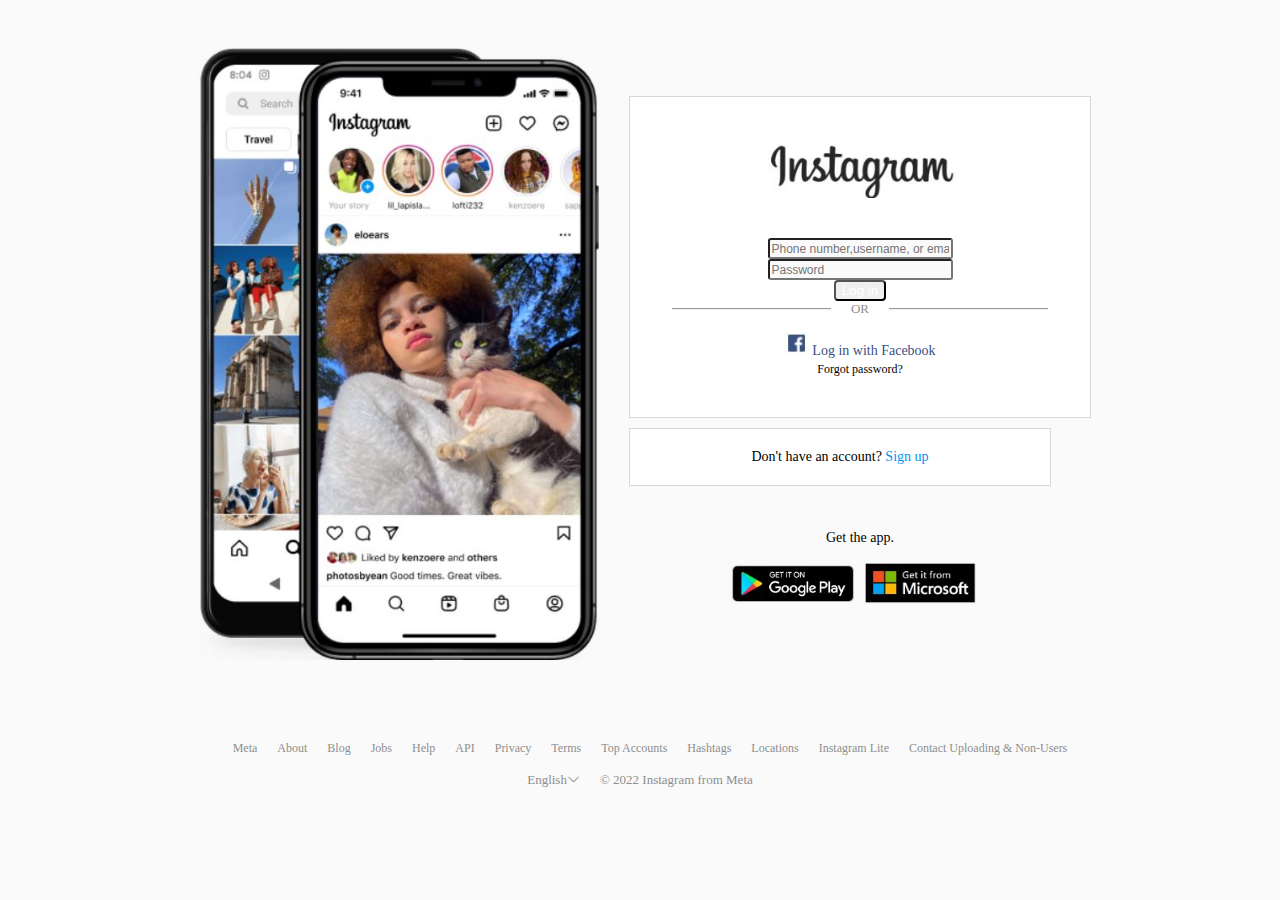
<file: index.html>
<!DOCTYPE html>
<html lang="en-in">
<head>
    <title>Instagram</title>
    <meta charset="UTF-8">
    <meta http-equiv="X-UA-Compatible" content="IE=edge">
    <meta name="viewport" content="width=device-width, initial-scale=1.0">
    <meta name="keywords" content="bootstrap">
    <meta name="description" content="">
    <link rel="icon" href="./public/images/favicon.ico">
    <link href="https://cdn.jsdelivr.net/npm/bootstrap@5.3.0-alpha3/dist/css/bootstrap.min.css" rel="stylesheet" integrity="sha384-KK94CHFLLe+nY2dmCWGMq91rCGa5gtU4mk92HdvYe+M/SXH301p5ILy+dN9+nJOZ" crossorigin="anonymous">
    <link rel="stylesheet" href="https://cdn.jsdelivr.net/npm/bootstrap-icons@1.10.4/font/bootstrap-icons.css">
    <link rel="stylesheet" href="./src/style.css">
</head>
<body>
    <section>
        <main class="login-page">
            <div class="banner-section">
                <img src="./public/images/instagram_banner.JPG" alt="instagram banner">
            </div>
            <div class="form-section">
                <div class="login-form">
                    <form>
                        <a href="./index.html"><img src="./public/images/logo-text.JPG" alt="logo text" class="logo-image"></a>
                        <div class="mb-2">
                            <input type="email" name="Email" placeholder="Phone number,username, or email" class="form-control">
                        </div>
                        <div class="mb-3">
                            <input type="password" name="Password" placeholder="Password" class="form-control">
                        </div>
                        <div class="mb-3">
                            <button type="submit" class="btn btn-info w-100">Log in</button>
                        </div>
                        <div class="mb-3">
                            <fieldset class="border">
                                <legend class="float-none w-auto">OR</legend>
                            </fieldset>
                        </div>
                        <div class="mb-2 fb-login">
                            <a href="#"><img src="./public/images/fb.JPG" alt="facebook icon">Log in with Facebook</a>
                        </div>
                        <div class="password">
                            <a href="./public/password_reset.html">Forgot password?</a>
                        </div>
                    </form>
                </div>
                <div class="sign-up">
                    <p>Don't have an account? <a href="./public/register.html">Sign up</a></p>
                </div>
                <div class="bottom-row">
                    <p>Get the app.</p>
                    <a href="#"><img src="./public/images/android.JPG" alt="google play"></a>
                    <a href="#"><img src="./public/images/microsoft.JPG" alt="microsoft"></a>
                </div>
            </div>
        </main>
    </section>
    <footer>
        <div class="footer">
            <ul>
                <li><a href="#">Meta</a></li>
                <li><a href="#">About</a></li>
                <li><a href="#">Blog</a></li>
                <li><a href="#">Jobs</a></li>
                <li><a href="#">Help</a></li>
                <li><a href="#">API</a></li>
                <li><a href="#">Privacy</a></li>
                <li><a href="#">Terms</a></li>
                <li><a href="#">Top Accounts</a></li>
                <li><a href="#">Hashtags</a></li>
                <li><a href="#">Locations</a></li>
                <li><a href="#">Instagram Lite</a></li>
                <li><a href="#">Contact Uploading & Non-Users</a></li>
            </ul>
            <p><span class="lang">English<span class="bi bi-chevron-down"></span></span>© 2022 Instagram from Meta</p>
        </div>
    </footer>
    <script src="https://cdn.jsdelivr.net/npm/bootstrap@5.3.0-alpha3/dist/js/bootstrap.bundle.min.js" integrity="sha384-ENjdO4Dr2bkBIFxQpeoTz1HIcje39Wm4jDKdf19U8gI4ddQ3GYNS7NTKfAdVQSZe" crossorigin="anonymous"></script>
</body>
</html>
</file>
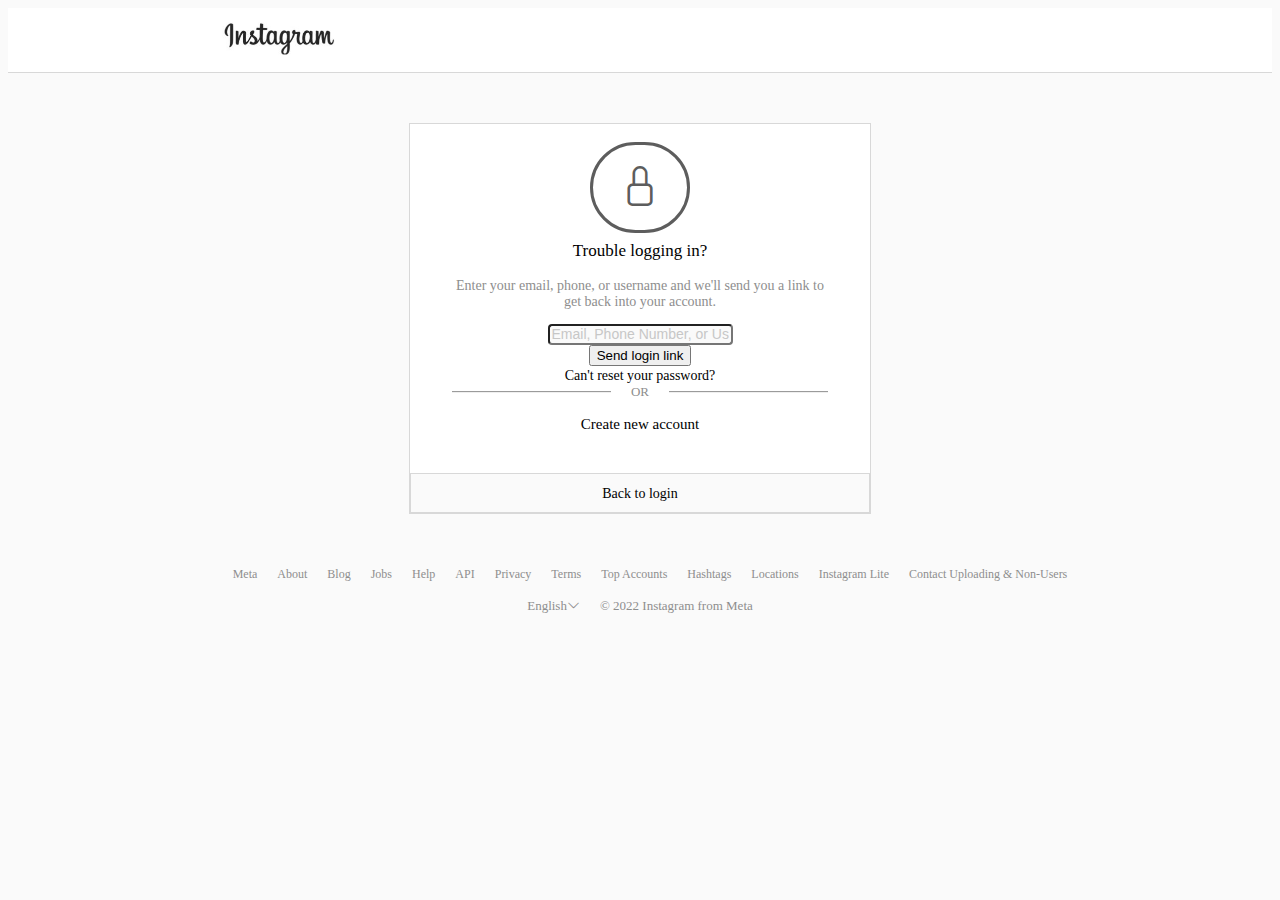
<file: public/password_reset.html>
<!DOCTYPE html>
<html lang="en-in">
<head>
    <title>Reset Password - Instagram</title>
    <meta charset="UTF-8">
    <meta http-equiv="X-UA-Compatible" content="IE=edge">
    <meta name="viewport" content="width=device-width, initial-scale=1.0">
    <meta name="keywords" content="">
    <meta name="description" content="">
    <link rel="icon" href="../public/images/favicon.ico">
    <link href="https://cdn.jsdelivr.net/npm/bootstrap@5.3.0-alpha3/dist/css/bootstrap.min.css" rel="stylesheet" integrity="sha384-KK94CHFLLe+nY2dmCWGMq91rCGa5gtU4mk92HdvYe+M/SXH301p5ILy+dN9+nJOZ" crossorigin="anonymous">
    <link rel="stylesheet" href="https://cdn.jsdelivr.net/npm/bootstrap-icons@1.10.4/font/bootstrap-icons.css">
    <link rel="stylesheet" href="../src/style.css">
</head>
<body>
    <header>
        <div class="header-logo">
            <a href="../index.html"><img src="./images/logo-text.JPG" alt="Logo image"></a>
        </div>
        
    </header>
    <section class="password-page">
        <main>
            <div class="password_reset">
                <span class="bi bi-lock"></span>
                <h3>Trouble logging in?</h3>
                <p>Enter your email, phone, or username and we'll send you a link to get back into your account.</p>
                <form>
                    <div class="mb-3">
                        <input type="email" name="Email" placeholder="Email, Phone Number, or Username" class="form-control">
                    </div>
                    <div class="mb-3">
                        <button class="btn btn-primary w-100 btn-sm">Send login link</button>
                    </div>
                    <div>
                        <a href="#">Can't reset your password?</a>
                    </div>
                    <div>
                        <fieldset class="border">
                            <legend class="float-none w-auto p-3">OR</legend>
                        </fieldset>
                    </div>
                    <div class="account">
                        <a href="./register.html">Create new account</a>
                    </div>
                </form>
            </div>
            <div class="back_login">
                <a href="../index.html">Back to login</a>
            </div>
        </main>
    </section>
    <footer>
        <div class="footer">
            <ul>
                <li><a href="#">Meta</a></li>
                <li><a href="#">About</a></li>
                <li><a href="#">Blog</a></li>
                <li><a href="#">Jobs</a></li>
                <li><a href="#">Help</a></li>
                <li><a href="#">API</a></li>
                <li><a href="#">Privacy</a></li>
                <li><a href="#">Terms</a></li>
                <li><a href="#">Top Accounts</a></li>
                <li><a href="#">Hashtags</a></li>
                <li><a href="#">Locations</a></li>
                <li><a href="#">Instagram Lite</a></li>
                <li><a href="#">Contact Uploading & Non-Users</a></li>
            </ul>
            <p><span class="lang">English<span class="bi bi-chevron-down"></span></span>© 2022 Instagram from Meta</p>
        </div>
    </footer>
    <script src="https://cdn.jsdelivr.net/npm/bootstrap@5.3.0-alpha3/dist/js/bootstrap.bundle.min.js" integrity="sha384-ENjdO4Dr2bkBIFxQpeoTz1HIcje39Wm4jDKdf19U8gI4ddQ3GYNS7NTKfAdVQSZe" crossorigin="anonymous"></script>
</body>
</html>
</file>
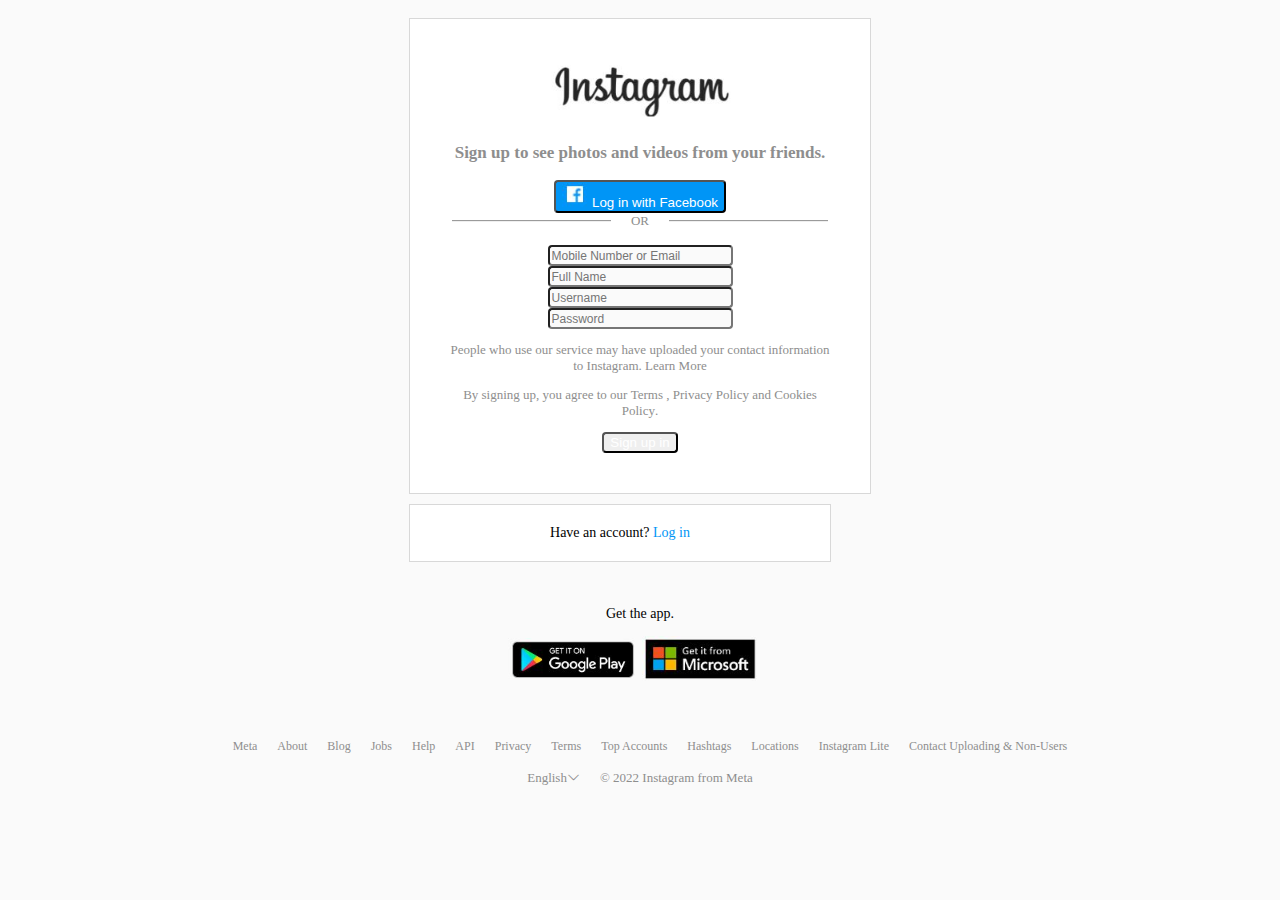
<file: public/register.html>
<!DOCTYPE html>
<html lang="en-in">
<head>
    <title>Sign up - Instagram</title>
    <meta charset="UTF-8">
    <meta http-equiv="X-UA-Compatible" content="IE=edge">
    <meta name="viewport" content="width=device-width, initial-scale=1.0">
    <meta name="keywords" content="">
    <meta name="description" content="">
    <link rel="icon" href="../public/images/favicon.ico">
    <link href="https://cdn.jsdelivr.net/npm/bootstrap@5.3.0-alpha3/dist/css/bootstrap.min.css" rel="stylesheet" integrity="sha384-KK94CHFLLe+nY2dmCWGMq91rCGa5gtU4mk92HdvYe+M/SXH301p5ILy+dN9+nJOZ" crossorigin="anonymous">
    <link rel="stylesheet" href="https://cdn.jsdelivr.net/npm/bootstrap-icons@1.10.4/font/bootstrap-icons.css">
    <link rel="stylesheet" href="../src/style.css">
</head>
<body>
    <section class="signup-page">
        <main>
            <div class="signup-form">
                <form>
                    <img src="../public/images/logo-text.JPG" alt="logo text" class="logo-image">
                    <p class="signup-description">Sign up to see photos and videos from your friends.</p>
                    <button class="btn btn-sm w-100 signup-button mb-3"><img src="./images/fb-white.JPG">Log in with Facebook</button>
                    <div class="mb-3">
                        <fieldset class="border">
                            <legend class="float-none w-auto">OR</legend>
                        </fieldset>
                    </div>
                    <div class="mb-2">
                        <input type="email" name="Email" placeholder="Mobile Number or Email" class="form-control">
                    </div>
                    <div class="mb-2">
                        <input type="text" name="Fullname" placeholder="Full Name" class="form-control">
                    </div>
                    <div class="mb-2">
                        <input type="text" name="Username" placeholder="Username" class="form-control">
                    </div>
                    <div class="mb-3">
                        <input type="password" name="Password" placeholder="Password" class="form-control">
                    </div>
                    <div>
                        <p>People who use our service may have uploaded your contact information to Instagram. <a href="#">Learn More</a></p>
                        <p>By signing up, you agree to our <a href="#">Terms , Privacy Policy</a> and <a href="#">Cookies Policy</a>.</p>
                    </div>
                    <div class="mb-3">
                    <button type="submit" class="btn btn-info w-100">Sign up in</button>
                    </div>
                </form>
            </div>
            <div class="sign-up">
                <p>Have an account? <a href="../index.html">Log in</a></p>
            </div>
            <div class="bottom-row">
                <p>Get the app.</p>
                <a href="#"><img src="../public/images/android.JPG" alt="google play"></a>
                <a href="#"><img src="../public/images/microsoft.JPG" alt="microsoft"></a>
            </div>
        </main>
    </section>
    <footer>
        <div class="footer">
            <ul>
                <li><a href="#">Meta</a></li>
                <li><a href="#">About</a></li>
                <li><a href="#">Blog</a></li>
                <li><a href="#">Jobs</a></li>
                <li><a href="#">Help</a></li>
                <li><a href="#">API</a></li>
                <li><a href="#">Privacy</a></li>
                <li><a href="#">Terms</a></li>
                <li><a href="#">Top Accounts</a></li>
                <li><a href="#">Hashtags</a></li>
                <li><a href="#">Locations</a></li>
                <li><a href="#">Instagram Lite</a></li>
                <li><a href="#">Contact Uploading & Non-Users</a></li>
            </ul>
            <p><span class="lang">English<span class="bi bi-chevron-down"></span></span>© 2022 Instagram from Meta</p>
        </div>
    </footer>
    <script src="https://cdn.jsdelivr.net/npm/bootstrap@5.3.0-alpha3/dist/js/bootstrap.bundle.min.js" integrity="sha384-ENjdO4Dr2bkBIFxQpeoTz1HIcje39Wm4jDKdf19U8gI4ddQ3GYNS7NTKfAdVQSZe" crossorigin="anonymous"></script>
</body>
</html>
</file>
<file: src/style.css>
body
{
    background-color:#FAFAFA;
}
header
{
    background-color: #ffffff;
    border-bottom: 1px solid #d8d8d8;
    padding:10px;
}
.header-logo img
{
    width:120px;
    margin-left:200px;
}
.login-page
{
    display: flex;
    justify-content: center;
    align-items: center;
    height:700px;
}
.banner-section img
{
    width:420px;
    margin:10px;
}
.login-form
{
    background-color: #ffffff;
    padding:40px;
    margin:10px;
    border:1px solid #d8d8d8;
    width:380px;
    text-align: center;
}
.login-form .logo-image 
{
    width:200px;
    margin-bottom: 30px;
}
.login-form input
{
    background-color: #FAFAFA;
    border-radius: 3px;
}
.login-form input::placeholder
{
    font-size:12px;
}
.login-form button
{
    border-radius: 4px;
    color:#ffffff;
    font-weight: 500;
}
.login-form button:hover
{
    color:#ffffff;
}
.login-form legend
{
    text-align: center;
    padding:0px 20px;
    font-size:13px;
    color:#8e8e8e;
    font-weight: 500;
}
.border
{
    border-left:none !important;
    border-right: none !important;
    border-bottom: none !important;
}
.fb-login img
{
    width:25px;
    margin-right: 3px;;
}
.fb-login a
{
    color:#385185;
    text-decoration: none;
    font-size:14px;
    font-weight: 500;
}
.password a
{
    text-decoration: none;
    color:#000000;
    font-size:12px;
}
.sign-up
{
    background-color: #ffffff;
    padding:20px;
    margin:10px;
    border:1px solid #d8d8d8;
    width:380px;
    text-align: center;
}
.login-page .sign-up p
{
    margin:0px;
    font-size:14px;
}
.login-page .sign-up a
{
    text-decoration: none;
    color:#0095f6;
    font-weight: 500;
}
.bottom-row
{
    text-align: center;
    padding:20px 50px;
}
.bottom-row p
{
    font-size:14px;
}
.bottom-row img
{
    width:130px;
}
.footer
{
    margin:30px 0px;
}
.footer ul
{
    list-style: none;
    display: flex;
    justify-content: center;
}
.footer li
{
    margin-right: 20px;
}
.footer a
{
    color: #8e8e8e;
    text-decoration: none;
    font-size:12px;
}
.footer p
{
   color: #8e8e8e;
   font-size:13px;
   text-align: center; 
}
.footer .lang
{
    margin-right:20px;
}
.signup-page
{
    display: flex;
    justify-content: center;
}
.signup-form
{
    background-color: #ffffff;
    padding:40px;
    margin:10px;
    border:1px solid #d8d8d8;
    width:380px;
    text-align: center;
}
.signup-form img
{
    width:190px;
}
.signup-form .signup-description
{
    font-weight: 600;
    color: #8e8e8e;
    font-size:17px;
}
.signup-button
{
    background-color: #0095F6;
    color:#ffffff;
    border-radius:4px;
    font-weight: 500;
}
.signup-button img
{
    width:25px;
    margin-right:5px;
}
.signup-form input
{
    background-color: #FAFAFA;
    border-radius: 4px;
}
.signup-form input::placeholder
{
    font-size:12px;
}
.signup-form legend
{
    text-align: center;
    padding:0px 20px;
    font-size:13px;
    color:#8e8e8e;
    font-weight: 500;
}
.signup-form p
{
    color: #8e8e8e;
    font-size:13px;
    text-align: center;
}
.signup-form a
{
    text-decoration: none;
    font-weight: 500;
    color:#8e8e8e;
}
.signup-form button
{
    border-radius: 4px;
    color:#ffffff;
    font-weight: 500;
}
.signup-form button:hover
{
    border-radius: 4px;
    color:#ffffff;
    font-weight: 500;
}
.signup-page .sign-up a
{
    text-decoration: none;
    color:#0095f6;
    font-weight: normal;
}
.signup-page .sign-up p
{
    margin:0px;
    font-size:14px;
}
.password-page
{
    display: flex;
    justify-content: center;
    align-items: center;
    margin: 50px 0px;
}
.password_reset
{
    background-color: #ffffff;
    padding:40px;
    border:1px solid #d8d8d8;
    width:380px;
    text-align: center;
}
.password_reset span
{
    font-size:40px;
    border:3px solid #5D5D5D;
    color:#5D5D5D;
    border-radius: 200px;
    padding:20px 27px;
}
.password_reset h3
{
    font-size:17px;
    font-weight: 500;
    margin-top: 30px;
}
.password_reset p
{
    color: #8e8e8e;
    font-size:14px;
}
.password_reset input
{
    background-color: #FAFAFA;
    border-radius: 4px;
}
.password_reset input::placeholder
{
    font-size:14px;
    font-weight: 500;
    color: #c7c7c7;
}
.password_reset button
{
    font-weight: 500;
}
.password_reset a
{
    text-decoration: none;
    color:#000000;
    font-size:14px;
    text-align: center;
}
.password_reset legend
{
    text-align: center;
    padding:0px 20px;
    font-size:13px;
    color:#8e8e8e;
    font-weight: 500;
}
.account a
{
    font-size:15px;
    color:#000000;
    font-weight: 500;
}
.back_login
{
    background-color:#FAFAFA;
    border:2px solid #d8d8d8;
    border-top:none;
    padding:10px;
    text-align: center;
}
.back_login a
{
    text-decoration: none;
    color:#000000;
    font-weight: 500;
    font-size:14px;
}
</file>
